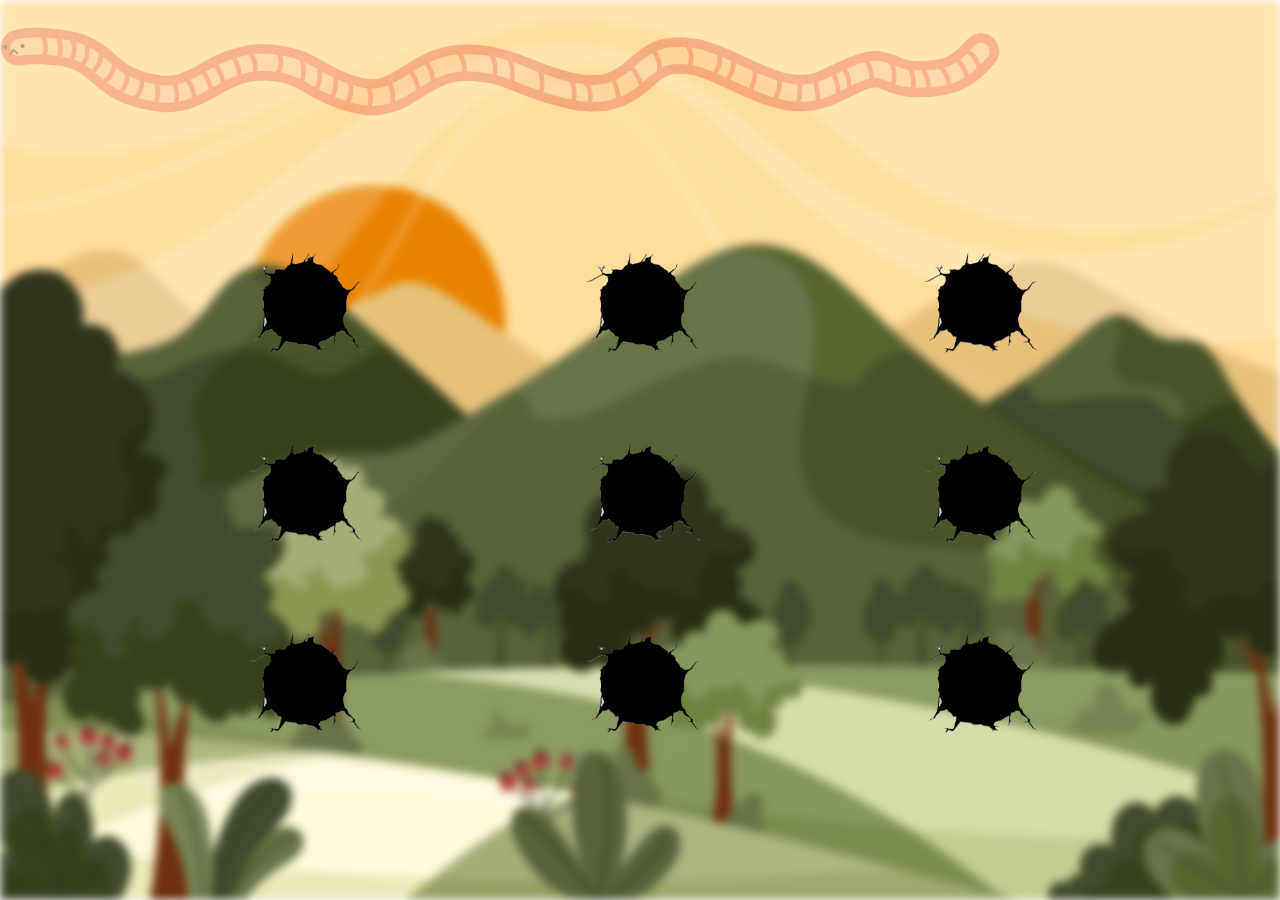
<file: index.html>
<!DOCTYPE html>
<html lang="en">

<head>
    <meta charset="UTF-8">
    <meta name="viewport" content="width=device-width, initial-scale=1.0">
    <meta http-equiv="X-UA-Compatible" content="ie=edge">
    <link rel="stylesheet" href="./css/style.css">
    <title>Play</title>
</head>

<body>
    <section class="bg">
        <img src="./assets/bg.jpg" alt="" class="background">
        <div class="worm-box">
            <div style="width: 0%" class="worm-container"  id="worm">
                <img class="worm_one" src="./assets/worm.png" alt="worm meter">
            </div>
            <div class="worm-container">
                <img class="worm_two" src="./assets/worm.png" alt="worm meter">
            </div>
        </div>
        <div class="hole-container">
            <img src="./assets/hole.png" alt="" class="hole " id="hole-1">
        </div>
        <div class="hole-container">
            <img src="./assets/hole.png" alt="" class="hole " id="hole-2">
        </div>
        <div class="hole-container">
            <img src="./assets/hole.png" alt="" class="hole " id="hole-3">
        </div>
        <div class="hole-container">
            <img src="./assets/hole.png" alt="" class="hole " id="hole-4">
        </div>
        <div class="hole-container">
            <img src="./assets/hole.png" alt="" class="hole " id="hole-5">
        </div>
        <div class="hole-container">
            <img src="./assets/hole.png" alt="" class="hole " id="hole-6">
        </div>
        <div class="hole-container">
            <img src="./assets/hole.png" alt="" class="hole " id="hole-7">
        </div>
        <div class="hole-container">
            <img src="./assets/hole.png" alt="" class="hole " id="hole-8">
        </div>
        <div class="hole-container">
            <img src="./assets/hole.png" alt="" class="hole " id="hole-9">
        </div>
    </section>
    <!-- <img class="win" src="./assets/win.png" alt="mole"> -->
    <div class="timer">
        
    </div>
</body>

    <script src="./js/main.js"></script>

</html>
</file>
<file: css/style.css>
* {
    box-sizing: border-box;
    padding: 0;
    margin: 0;
    user-select: none;
}

body {
    display: flex;
    justify-content: center;
    align-items: center;
    flex-direction: column;
    height: 100vh;
    cursor: url("../assets/cursor.png"), auto;
}

.background {
    position: absolute;
    width: 100%;
    height: 100vh;
    left: 0;
    filter: blur(5px);
}

.logo {
    position: relative;
    z-index: 10;
    width: 70%;
}

.logo-container {
    display: grid;
    place-items: center;
    grid-template-columns: 1fr 1fr;
}

.title {
    position: relative;
    font-size: 60px;
    color: red;
}

.play_btn { 
    background-color: #FCA88B;
    padding: 10px 20px;
    border-radius: 10px;
    border: none;
    box-shadow: 2px 4px rgba(0, 0, 0, .3);
}

.bg {
    width: 80%;
    display: flex;
    flex-wrap: wrap;
    justify-content: center;
    align-items: center;
}

.hole-container {
    width: 33%;
    height: 150px;
    margin-top: 40px;
    position: relative;
    display: flex;
    justify-content: center;
    align-items: center;
}


.hole {
    width: 40%;
    position: absolute;
}


.mole {
    position: relative;
    width: 35%;
}

.mole:hover {
    cursor: url('../assets/cursor-worm.png'), auto;
}

.timer {
    position: absolute;
    left: 50%;
    top: 50%;
    transform: translate(-50%, -50%);
    color: white;
    font-size: 300px;
    opacity: 50%;
}


.gone {
    display: none;
}

.worm-box {
    width: 100%;
    height: 50px;
}

.worm-container {
    position: absolute;
    top: 3%;
    left: 0;
    overflow: hidden;
    transition: width 0.5s ease-in-out;
}

.worm_one {
    width: 1000px;
}

.worm_two {
    width: 1000px;
    opacity: 30%;
}

.hide {
    display: none;
}

.show {
    display: block;
}
</file>
